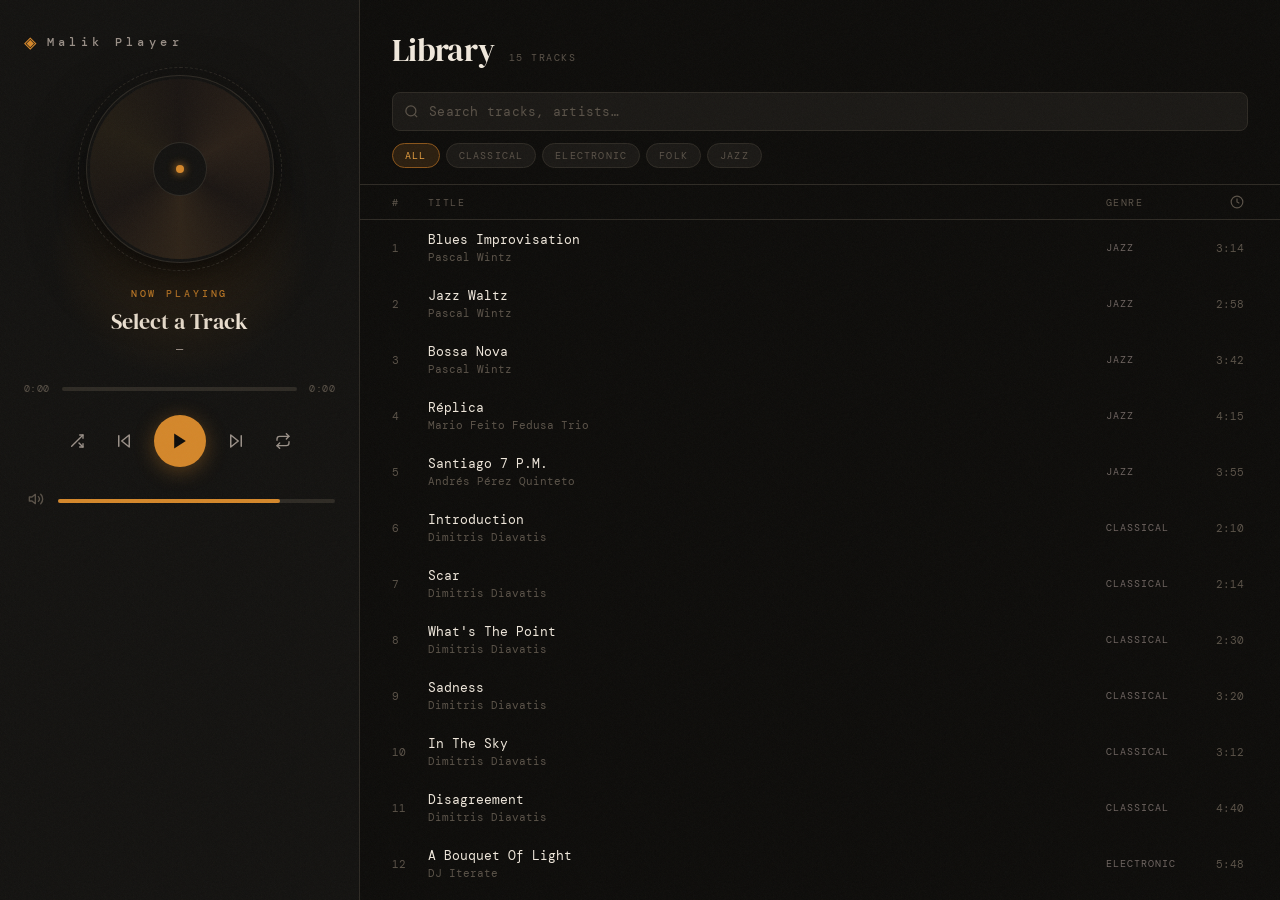
<file: secondmonthwork/index.html>
<!DOCTYPE html>
<html lang="en">
<head>
  <meta charset="UTF-8" />
  <meta name="viewport" content="width=device-width, initial-scale=1.0" />
  <title>SONATA — Music Player</title>
  <link rel="stylesheet" href="styles.css" />
</head>
<body>

  <!-- Grain overlay for texture -->
  <div class="grain" aria-hidden="true"></div>

  <div class="app-shell">

    <!-- ═══════════════════════════════════════
         LEFT PANEL: Now Playing + Controls
    ════════════════════════════════════════ -->
    <aside class="player-panel" role="complementary" aria-label="Now playing">

      <header class="brand">
        <span class="brand-logo">◈</span>
        <span class="brand-name">Malik Player</span>
      </header>

      <!-- Album Art (generated via CSS canvas gradient — no network) -->
      <div class="album-art-wrap">
        <div class="album-art" id="albumArt" aria-hidden="true">
          <div class="album-inner">
            <div class="album-label">
              <span class="album-label-dot"></span>
            </div>
          </div>
        </div>
        <div class="spinning-ring" id="spinRing" aria-hidden="true"></div>
      </div>

      <!-- Track info -->
      <div class="now-playing">
        <p class="now-playing-label">NOW PLAYING</p>
        <h1 class="track-title" id="trackTitle">Select a Track</h1>
        <p class="track-artist" id="trackArtist">—</p>
        <p class="track-genre" id="trackGenre"></p>
      </div>

      <!-- Progress bar -->
      <div class="progress-container" role="group" aria-label="Playback position">
        <span class="time-label" id="currentTime">0:00</span>
        <div class="progress-bar-wrap">
          <input
            type="range"
            id="progressBar"
            class="progress-bar"
            min="0" max="100" value="0" step="0.1"
            aria-label="Seek"
          />
          <div class="progress-fill" id="progressFill"></div>
        </div>
        <span class="time-label" id="duration">0:00</span>
      </div>

      <!-- Transport controls -->
      <div class="controls" role="group" aria-label="Transport controls">
        <button class="ctrl-btn secondary" id="btnShuffle" aria-label="Shuffle" title="Shuffle">
          <!-- Shuffle icon -->
          <svg viewBox="0 0 24 24" fill="none" stroke="currentColor" stroke-width="2" stroke-linecap="round" stroke-linejoin="round">
            <polyline points="16 3 21 3 21 8"/><line x1="4" y1="20" x2="21" y2="3"/>
            <polyline points="21 16 21 21 16 21"/><line x1="15" y1="15" x2="21" y2="21"/>
          </svg>
        </button>
        <button class="ctrl-btn" id="btnPrev" aria-label="Previous track">
          <svg viewBox="0 0 24 24" fill="none" stroke="currentColor" stroke-width="2" stroke-linecap="round" stroke-linejoin="round">
            <polygon points="19 20 9 12 19 4 19 20"/><line x1="5" y1="19" x2="5" y2="5"/>
          </svg>
        </button>
        <button class="ctrl-btn play-btn" id="btnPlay" aria-label="Play">
          <!-- Play icon (default) -->
          <svg id="iconPlay" viewBox="0 0 24 24" fill="currentColor">
            <polygon points="5 3 19 12 5 21 5 3"/>
          </svg>
          <!-- Pause icon (hidden by default) -->
          <svg id="iconPause" viewBox="0 0 24 24" fill="currentColor" style="display:none">
            <rect x="6" y="4" width="4" height="16"/><rect x="14" y="4" width="4" height="16"/>
          </svg>
        </button>
        <button class="ctrl-btn" id="btnNext" aria-label="Next track">
          <svg viewBox="0 0 24 24" fill="none" stroke="currentColor" stroke-width="2" stroke-linecap="round" stroke-linejoin="round">
            <polygon points="5 4 15 12 5 20 5 4"/><line x1="19" y1="5" x2="19" y2="19"/>
          </svg>
        </button>
        <button class="ctrl-btn secondary" id="btnRepeat" aria-label="Repeat" title="Repeat">
          <svg viewBox="0 0 24 24" fill="none" stroke="currentColor" stroke-width="2" stroke-linecap="round" stroke-linejoin="round">
            <polyline points="17 1 21 5 17 9"/><path d="M3 11V9a4 4 0 0 1 4-4h14"/>
            <polyline points="7 23 3 19 7 15"/><path d="M21 13v2a4 4 0 0 1-4 4H3"/>
          </svg>
        </button>
      </div>

      <!-- Volume -->
      <div class="volume-row" role="group" aria-label="Volume control">
        <button class="vol-icon" id="btnMute" aria-label="Mute">
          <svg id="iconVol" viewBox="0 0 24 24" fill="none" stroke="currentColor" stroke-width="2" stroke-linecap="round" stroke-linejoin="round">
            <polygon points="11 5 6 9 2 9 2 15 6 15 11 19 11 5"/>
            <path d="M19.07 4.93a10 10 0 0 1 0 14.14"/>
            <path d="M15.54 8.46a5 5 0 0 1 0 7.07"/>
          </svg>
        </button>
        <div class="progress-bar-wrap vol-wrap">
          <input
            type="range"
            id="volumeBar"
            class="progress-bar"
            min="0" max="1" value="0.8" step="0.01"
            aria-label="Volume"
          />
          <div class="progress-fill" id="volumeFill" style="width:80%"></div>
        </div>
      </div>

      <!-- Hidden audio element -->
      <!--
        ASSUMPTION: Audio files are NOT included (no real .mp3 sources in this demo).
        Replace the `src` values in script.js playlist data with valid audio file paths
        or URLs to enable actual playback. All UI, progress, and state logic will
        work fully once real audio sources are provided.
      -->
      <audio id="audioPlayer" preload="metadata"></audio>

    </aside>

    <!-- ═══════════════════════════════════════
         RIGHT PANEL: Library / Playlist
    ════════════════════════════════════════ -->
    <main class="library-panel" role="main" aria-label="Music library">

      <div class="library-header">
        <h2 class="library-title">Library</h2>
        <div class="library-meta" id="libraryMeta">— tracks</div>
      </div>

      <!-- Search & Filter -->
      <div class="filter-bar" role="search">
        <div class="search-wrap">
          <svg class="search-icon" viewBox="0 0 24 24" fill="none" stroke="currentColor" stroke-width="2" aria-hidden="true">
            <circle cx="11" cy="11" r="8"/><line x1="21" y1="21" x2="16.65" y2="16.65"/>
          </svg>
          <input
            type="search"
            id="searchInput"
            class="search-input"
            placeholder="Search tracks, artists…"
            aria-label="Search tracks"
            autocomplete="off"
          />
          <button class="clear-search" id="clearSearch" aria-label="Clear search" hidden>✕</button>
        </div>

        <!-- Genre filter chips -->
        <div class="genre-chips" id="genreChips" role="group" aria-label="Filter by genre">
          <!-- Chips generated by JS -->
        </div>
      </div>

      <!-- Playlist table header -->
      <div class="playlist-header" aria-hidden="true">
        <span class="col-num">#</span>
        <span class="col-title">TITLE</span>
        <span class="col-genre">GENRE</span>
        <span class="col-dur">
          <svg viewBox="0 0 24 24" fill="none" stroke="currentColor" stroke-width="2" width="14" height="14">
            <circle cx="12" cy="12" r="10"/><polyline points="12 6 12 12 16 14"/>
          </svg>
        </span>
      </div>

      <!-- Playlist list -->
      <ul class="playlist" id="playlist" role="list" aria-label="Playlist">
        <!-- Track items injected by JS -->
      </ul>

      <!-- Empty state -->
      <div class="empty-state" id="emptyState" hidden>
        <span class="empty-icon">◈</span>
        <p>No tracks match your search.</p>
      </div>

    </main>
  </div>

  <script src="script.js"></script>
</body>
</html>
</file>
<file: secondmonthwork/styles.css>
/* ════════════════════════════════════════════════════
   SONATA Music Player — styles.css
   Aesthetic: Dark Luxury Audiophile
   Palette: Near-black bg, warm amber accent, off-white type
   Typography: 'DM Serif Display' (display) + 'DM Mono' (mono UI)
   Loaded via Google Fonts CDN-free fallback stack
   ════════════════════════════════════════════════════ */

/* ── Google Fonts (only external dependency — optional) ─ */
@import url('https://fonts.googleapis.com/css2?family=DM+Serif+Display:ital@0;1&family=DM+Mono:wght@300;400;500&display=swap');

/* ── CSS Custom Properties ─────────────────────────── */
:root {
  /* Colors */
  --bg-deep:        #0d0c0a;
  --bg-panel:       #131210;
  --bg-card:        #1a1815;
  --bg-hover:       #221f1b;
  --bg-active:      #2a2520;
  --border:         #2e2a24;
  --border-light:   #3d3830;

  --amber:          #d4872a;
  --amber-bright:   #e8a040;
  --amber-dim:      #8a541a;
  --amber-glow:     rgba(212, 135, 42, 0.15);

  --text-primary:   #f0e8dc;
  --text-secondary: #9a9088;
  --text-muted:     #5a5248;
  --text-label:     #6e6460;

  /* Typography */
  --font-display:   'DM Serif Display', 'Georgia', serif;
  --font-mono:      'DM Mono', 'Courier New', monospace;

  /* Spacing */
  --radius-sm:      4px;
  --radius:         8px;
  --radius-lg:      16px;
  --radius-xl:      24px;

  /* Transitions */
  --ease:           cubic-bezier(0.4, 0, 0.2, 1);
  --ease-spring:    cubic-bezier(0.34, 1.56, 0.64, 1);
}

/* ── Reset ─────────────────────────────────────────── */
*, *::before, *::after {
  box-sizing: border-box;
  margin: 0;
  padding: 0;
}

html { font-size: 16px; }

body {
  background: var(--bg-deep);
  color: var(--text-primary);
  font-family: var(--font-mono);
  min-height: 100vh;
  overflow: hidden; /* app shell fills viewport */
  -webkit-font-smoothing: antialiased;
}

/* ── Grain Overlay ──────────────────────────────────── */
.grain {
  position: fixed;
  inset: 0;
  z-index: 100;
  pointer-events: none;
  opacity: 0.04;
  background-image: url("data:image/svg+xml,%3Csvg viewBox='0 0 256 256' xmlns='http://www.w3.org/2000/svg'%3E%3Cfilter id='noise'%3E%3CfeTurbulence type='fractalNoise' baseFrequency='0.9' numOctaves='4' stitchTiles='stitch'/%3E%3C/filter%3E%3Crect width='100%25' height='100%25' filter='url(%23noise)'/%3E%3C/svg%3E");
  background-size: 128px 128px;
}

/* ── App Shell Layout ──────────────────────────────── */
.app-shell {
  display: grid;
  grid-template-columns: 360px 1fr;
  height: 100vh;
  overflow: hidden;
}

/* ════════════════════════════════════════════════════
   LEFT PANEL — Player
   ════════════════════════════════════════════════════ */
.player-panel {
  background: var(--bg-panel);
  border-right: 1px solid var(--border);
  display: flex;
  flex-direction: column;
  align-items: center;
  padding: 28px 24px 20px;
  gap: 0;
  overflow: hidden;
  position: relative;
}

/* Subtle radial amber glow behind album art */
.player-panel::before {
  content: '';
  position: absolute;
  top: 120px;
  left: 50%;
  transform: translateX(-50%);
  width: 260px;
  height: 260px;
  background: radial-gradient(circle, var(--amber-glow) 0%, transparent 70%);
  pointer-events: none;
  border-radius: 50%;
  transition: opacity 0.5s var(--ease);
}

/* ── Brand ────────────────────────────────────────── */
.brand {
  display: flex;
  align-items: center;
  gap: 10px;
  align-self: flex-start;
  margin-bottom: 24px;
}

.brand-logo {
  color: var(--amber);
  font-size: 1.3rem;
}

.brand-name {
  font-family: var(--font-mono);
  font-weight: 500;
  font-size: 0.78rem;
  letter-spacing: 0.35em;
  color: var(--text-secondary);
}

/* ── Album Art ─────────────────────────────────────── */
.album-art-wrap {
  position: relative;
  width: 180px;
  height: 180px;
  margin-bottom: 28px;
  flex-shrink: 0;
}

.spinning-ring {
  position: absolute;
  inset: -12px;
  border-radius: 50%;
  border: 1.5px dashed var(--border-light);
  animation: spinSlow 30s linear infinite;
  animation-play-state: paused;
  opacity: 0.6;
}

.spinning-ring.active {
  animation-play-state: running;
  border-color: var(--amber-dim);
}

@keyframes spinSlow {
  to { transform: rotate(360deg); }
}

.album-art {
  width: 180px;
  height: 180px;
  border-radius: 50%;
  position: relative;
  overflow: hidden;
  box-shadow:
    0 0 0 3px var(--bg-panel),
    0 0 0 4px var(--border),
    0 24px 60px rgba(0,0,0,0.7),
    0 8px 20px rgba(0,0,0,0.5);
  background: conic-gradient(
    from 0deg,
    #1a1512, #2a2018, #1a1512, #2e2318,
    #1a1512, #231d14, #1a1512
  );
  animation: spinSlow 6s linear infinite;
  animation-play-state: paused;
  transition: box-shadow 0.4s var(--ease);
}

.album-art.active {
  animation-play-state: running;
  box-shadow:
    0 0 0 3px var(--bg-panel),
    0 0 0 4px var(--amber-dim),
    0 24px 60px rgba(0,0,0,0.7),
    0 8px 20px rgba(212,135,42,0.2);
}

/* Color bands per track — JS adds data-color attribute */
.album-art[data-color="1"] { background: conic-gradient(from 0deg, #121a1a, #1a2a28, #121a1a, #182e2a, #121a1a, #1a2820, #121a1a); }
.album-art[data-color="2"] { background: conic-gradient(from 0deg, #1a1220, #28183a, #1a1220, #2e1842, #1a1220, #231430, #1a1220); }
.album-art[data-color="3"] { background: conic-gradient(from 0deg, #1a1812, #2a2618, #1a1812, #2e2a14, #1a1812, #231e10, #1a1812); }
.album-art[data-color="4"] { background: conic-gradient(from 0deg, #1a1212, #2a1818, #1a1212, #2e1414, #1a1212, #231010, #1a1212); }
.album-art[data-color="5"] { background: conic-gradient(from 0deg, #121218, #181828, #121218, #141430, #121218, #101024, #121218); }

.album-inner {
  position: absolute;
  inset: 0;
  display: flex;
  align-items: center;
  justify-content: center;
}

.album-label {
  width: 52px;
  height: 52px;
  border-radius: 50%;
  background: var(--bg-panel);
  display: flex;
  align-items: center;
  justify-content: center;
  box-shadow: 0 0 0 1px var(--border);
}

.album-label-dot {
  width: 8px;
  height: 8px;
  border-radius: 50%;
  background: var(--amber);
  box-shadow: 0 0 8px var(--amber);
}

/* ── Now Playing ───────────────────────────────────── */
.now-playing {
  text-align: center;
  width: 100%;
  margin-bottom: 20px;
}

.now-playing-label {
  font-size: 0.6rem;
  letter-spacing: 0.3em;
  color: var(--amber);
  margin-bottom: 8px;
  font-weight: 500;
}

.track-title {
  font-family: var(--font-display);
  font-size: 1.4rem;
  font-weight: 400;
  color: var(--text-primary);
  line-height: 1.25;
  margin-bottom: 6px;
  /* Prevent long titles from overflowing */
  overflow: hidden;
  text-overflow: ellipsis;
  white-space: nowrap;
  max-width: 100%;
  padding: 0 8px;
}

.track-artist {
  font-size: 0.78rem;
  color: var(--text-secondary);
  letter-spacing: 0.05em;
  margin-bottom: 4px;
}

.track-genre {
  font-size: 0.62rem;
  letter-spacing: 0.2em;
  color: var(--amber-dim);
  text-transform: uppercase;
}

/* ── Progress Bar ──────────────────────────────────── */
.progress-container {
  display: flex;
  align-items: center;
  gap: 10px;
  width: 100%;
  margin-bottom: 20px;
}

.time-label {
  font-size: 0.62rem;
  color: var(--text-muted);
  letter-spacing: 0.05em;
  min-width: 28px;
  font-variant-numeric: tabular-nums;
}

.time-label:last-child { text-align: right; }

/* Shared range wrapper */
.progress-bar-wrap {
  flex: 1;
  position: relative;
  height: 4px;
  background: var(--border);
  border-radius: 2px;
  cursor: pointer;
}

.progress-fill {
  position: absolute;
  left: 0;
  top: 0;
  height: 100%;
  background: var(--amber);
  border-radius: 2px;
  pointer-events: none;
  transition: width 0.1s linear;
}

/* Hide default range but keep interactive */
.progress-bar {
  position: absolute;
  inset: -8px 0;
  width: 100%;
  height: calc(100% + 16px);
  opacity: 0;
  cursor: pointer;
  z-index: 2;
}

/* Custom thumb visible on hover/focus */
.progress-bar-wrap:hover .progress-fill,
.progress-bar-wrap:focus-within .progress-fill {
  background: var(--amber-bright);
}

/* ── Transport Controls ────────────────────────────── */
.controls {
  display: flex;
  align-items: center;
  gap: 12px;
  margin-bottom: 20px;
}

.ctrl-btn {
  background: none;
  border: 1px solid transparent;
  color: var(--text-secondary);
  cursor: pointer;
  border-radius: var(--radius);
  display: flex;
  align-items: center;
  justify-content: center;
  transition: color 0.2s var(--ease), background 0.2s var(--ease), transform 0.15s var(--ease-spring);
  padding: 8px;
}

.ctrl-btn svg { width: 18px; height: 18px; }

.ctrl-btn:hover {
  color: var(--text-primary);
  background: var(--bg-hover);
}

.ctrl-btn:active { transform: scale(0.92); }

.ctrl-btn.secondary svg { width: 16px; height: 16px; }

.ctrl-btn.active {
  color: var(--amber);
}

/* Play button — larger, highlighted */
.play-btn {
  width: 52px;
  height: 52px;
  border-radius: 50%;
  background: var(--amber);
  color: var(--bg-deep);
  border: none;
  box-shadow: 0 4px 20px rgba(212,135,42,0.35);
  transition: background 0.2s var(--ease), transform 0.15s var(--ease-spring), box-shadow 0.2s var(--ease);
}

.play-btn svg { width: 20px; height: 20px; }

.play-btn:hover {
  background: var(--amber-bright);
  box-shadow: 0 6px 28px rgba(212,135,42,0.5);
  transform: scale(1.06);
  color: var(--bg-deep);
}

.play-btn:active { transform: scale(0.96); }

/* ── Volume ─────────────────────────────────────────── */
.volume-row {
  display: flex;
  align-items: center;
  gap: 10px;
  width: 100%;
}

.vol-icon {
  background: none;
  border: none;
  color: var(--text-muted);
  cursor: pointer;
  padding: 4px;
  flex-shrink: 0;
  transition: color 0.2s;
}

.vol-icon svg { width: 16px; height: 16px; }
.vol-icon:hover { color: var(--text-secondary); }

.vol-wrap { flex: 1; }

/* ════════════════════════════════════════════════════
   RIGHT PANEL — Library
   ════════════════════════════════════════════════════ */
.library-panel {
  background: var(--bg-deep);
  display: flex;
  flex-direction: column;
  height: 100vh;
  overflow: hidden;
}

/* ── Library Header ────────────────────────────────── */
.library-header {
  padding: 28px 32px 0;
  display: flex;
  align-items: baseline;
  gap: 14px;
  flex-shrink: 0;
}

.library-title {
  font-family: var(--font-display);
  font-size: 2rem;
  font-weight: 400;
  color: var(--text-primary);
  letter-spacing: -0.02em;
}

.library-meta {
  font-size: 0.65rem;
  letter-spacing: 0.15em;
  color: var(--text-muted);
  text-transform: uppercase;
}

/* ── Filter Bar ────────────────────────────────────── */
.filter-bar {
  padding: 20px 32px 16px;
  display: flex;
  flex-direction: column;
  gap: 12px;
  flex-shrink: 0;
  border-bottom: 1px solid var(--border);
}

.search-wrap {
  position: relative;
  display: flex;
  align-items: center;
}

.search-icon {
  position: absolute;
  left: 12px;
  width: 15px;
  height: 15px;
  color: var(--text-muted);
  pointer-events: none;
}

.search-input {
  width: 100%;
  background: var(--bg-card);
  border: 1px solid var(--border);
  border-radius: var(--radius);
  color: var(--text-primary);
  font-family: var(--font-mono);
  font-size: 0.8rem;
  padding: 10px 36px 10px 36px;
  outline: none;
  transition: border-color 0.2s, box-shadow 0.2s;
  letter-spacing: 0.02em;
}

.search-input::placeholder { color: var(--text-muted); }

.search-input:focus {
  border-color: var(--amber-dim);
  box-shadow: 0 0 0 2px var(--amber-glow);
}

/* Cancel button */
.clear-search {
  position: absolute;
  right: 10px;
  background: none;
  border: none;
  color: var(--text-muted);
  cursor: pointer;
  font-size: 0.75rem;
  padding: 4px;
  transition: color 0.2s;
}
.clear-search:hover { color: var(--text-primary); }

/* Genre chips */
.genre-chips {
  display: flex;
  flex-wrap: wrap;
  gap: 6px;
}

.chip {
  background: var(--bg-card);
  border: 1px solid var(--border);
  border-radius: 20px;
  color: var(--text-muted);
  font-family: var(--font-mono);
  font-size: 0.62rem;
  letter-spacing: 0.12em;
  padding: 5px 12px;
  cursor: pointer;
  transition: color 0.2s, border-color 0.2s, background 0.2s, transform 0.1s var(--ease-spring);
  text-transform: uppercase;
}

.chip:hover {
  color: var(--text-primary);
  border-color: var(--border-light);
  background: var(--bg-hover);
}

.chip.active {
  background: var(--amber-glow);
  border-color: var(--amber-dim);
  color: var(--amber-bright);
}

.chip:active { transform: scale(0.95); }

/* ── Playlist Header (column labels) ──────────────── */
.playlist-header {
  display: grid;
  grid-template-columns: 36px 1fr 90px 52px;
  padding: 10px 32px;
  border-bottom: 1px solid var(--border);
  font-size: 0.6rem;
  letter-spacing: 0.15em;
  color: var(--text-muted);
  flex-shrink: 0;
  align-items: center;
}

.col-dur {
  display: flex;
  justify-content: flex-end;
  padding-right: 4px;
}

/* ── Playlist ──────────────────────────────────────── */
.playlist {
  list-style: none;
  overflow-y: auto;
  flex: 1;
  scrollbar-width: thin;
  scrollbar-color: var(--border) transparent;
}

.playlist::-webkit-scrollbar { width: 4px; }
.playlist::-webkit-scrollbar-track { background: transparent; }
.playlist::-webkit-scrollbar-thumb { background: var(--border); border-radius: 2px; }

/* ── Track Item ────────────────────────────────────── */
.track-item {
  display: grid;
  grid-template-columns: 36px 1fr 90px 52px;
  align-items: center;
  padding: 11px 32px;
  cursor: pointer;
  border-bottom: 1px solid transparent;
  transition: background 0.15s var(--ease);
  position: relative;
}

.track-item:hover {
  background: var(--bg-hover);
}

.track-item:hover .track-num {
  display: none;
}

.track-item:hover .track-play-icon {
  display: flex;
}

.track-item.active {
  background: var(--bg-active);
}

.track-item.active .track-num {
  display: none;
}

.track-item.active .track-play-icon {
  display: flex;
  color: var(--amber);
}

/* Left column: number or play icon */
.track-num {
  font-size: 0.7rem;
  color: var(--text-muted);
  font-variant-numeric: tabular-nums;
}

.track-play-icon {
  display: none;
  color: var(--text-secondary);
  align-items: center;
}

.track-play-icon svg { width: 14px; height: 14px; }

/* Playing animation bars for active track */
.track-item.playing .track-num { display: none; }
.track-item.playing .track-play-icon { display: flex; color: var(--amber); }

.equalizer {
  display: flex;
  align-items: flex-end;
  gap: 2px;
  height: 14px;
}

.equalizer span {
  width: 3px;
  background: var(--amber);
  border-radius: 1px;
  animation: eq 0.7s ease-in-out infinite alternate;
}

.equalizer span:nth-child(1) { height: 40%; animation-delay: 0s; }
.equalizer span:nth-child(2) { height: 80%; animation-delay: 0.15s; }
.equalizer span:nth-child(3) { height: 55%; animation-delay: 0.3s; }

@keyframes eq {
  from { transform: scaleY(1); }
  to   { transform: scaleY(2.5); }
}

.track-item.paused .equalizer span {
  animation-play-state: paused;
}

/* Middle: title + artist */
.track-info { overflow: hidden; }

.track-name {
  font-size: 0.82rem;
  color: var(--text-primary);
  font-weight: 400;
  white-space: nowrap;
  overflow: hidden;
  text-overflow: ellipsis;
  transition: color 0.15s;
}

.track-item.active .track-name,
.track-item.playing .track-name {
  color: var(--amber-bright);
}

.track-artist-sm {
  font-size: 0.68rem;
  color: var(--text-muted);
  margin-top: 2px;
  white-space: nowrap;
  overflow: hidden;
  text-overflow: ellipsis;
}

/* Genre badge */
.track-genre-badge {
  font-size: 0.6rem;
  letter-spacing: 0.1em;
  color: var(--text-label);
  text-transform: uppercase;
  white-space: nowrap;
  overflow: hidden;
  text-overflow: ellipsis;
}

/* Duration */
.track-duration {
  font-size: 0.7rem;
  color: var(--text-muted);
  text-align: right;
  padding-right: 4px;
  font-variant-numeric: tabular-nums;
}

/* ── Empty State ───────────────────────────────────── */
.empty-state {
  display: flex;
  flex-direction: column;
  align-items: center;
  justify-content: center;
  gap: 12px;
  padding: 60px 24px;
  color: var(--text-muted);
  font-size: 0.78rem;
  letter-spacing: 0.05em;
}

.empty-icon {
  font-size: 2rem;
  color: var(--border);
}

/* ════════════════════════════════════════════════════
   RESPONSIVE — Breakpoints
   ════════════════════════════════════════════════════ */

/* Tablet: stack into column */
@media (max-width: 820px) {
  body { overflow: auto; }

  .app-shell {
    grid-template-columns: 1fr;
    grid-template-rows: auto 1fr;
    height: auto;
    min-height: 100vh;
  }

  .player-panel {
    border-right: none;
    border-bottom: 1px solid var(--border);
    padding: 24px 20px 20px;
  }

  .library-panel {
    height: auto;
    overflow: visible;
  }

  .playlist {
    overflow: visible;
    max-height: none;
  }
}

/* Mobile: tighter spacing, smaller art */
@media (max-width: 480px) {
  .album-art-wrap { width: 140px; height: 140px; }
  .album-art { width: 140px; height: 140px; }
  .spinning-ring { inset: -10px; }

  .track-title { font-size: 1.15rem; }

  .library-header { padding: 20px 16px 0; }
  .filter-bar { padding: 14px 16px 12px; }
  .playlist-header { padding: 8px 16px; grid-template-columns: 28px 1fr 70px 44px; }
  .track-item { padding: 10px 16px; grid-template-columns: 28px 1fr 70px 44px; }
}

/* ── Focus Styles (Accessibility) ─────────────────── */
:focus-visible {
  outline: 2px solid var(--amber);
  outline-offset: 2px;
  border-radius: var(--radius-sm);
}

/* ── Utility ─────────────────────────────────────── */
[hidden] { display: none !important; }
</file>
